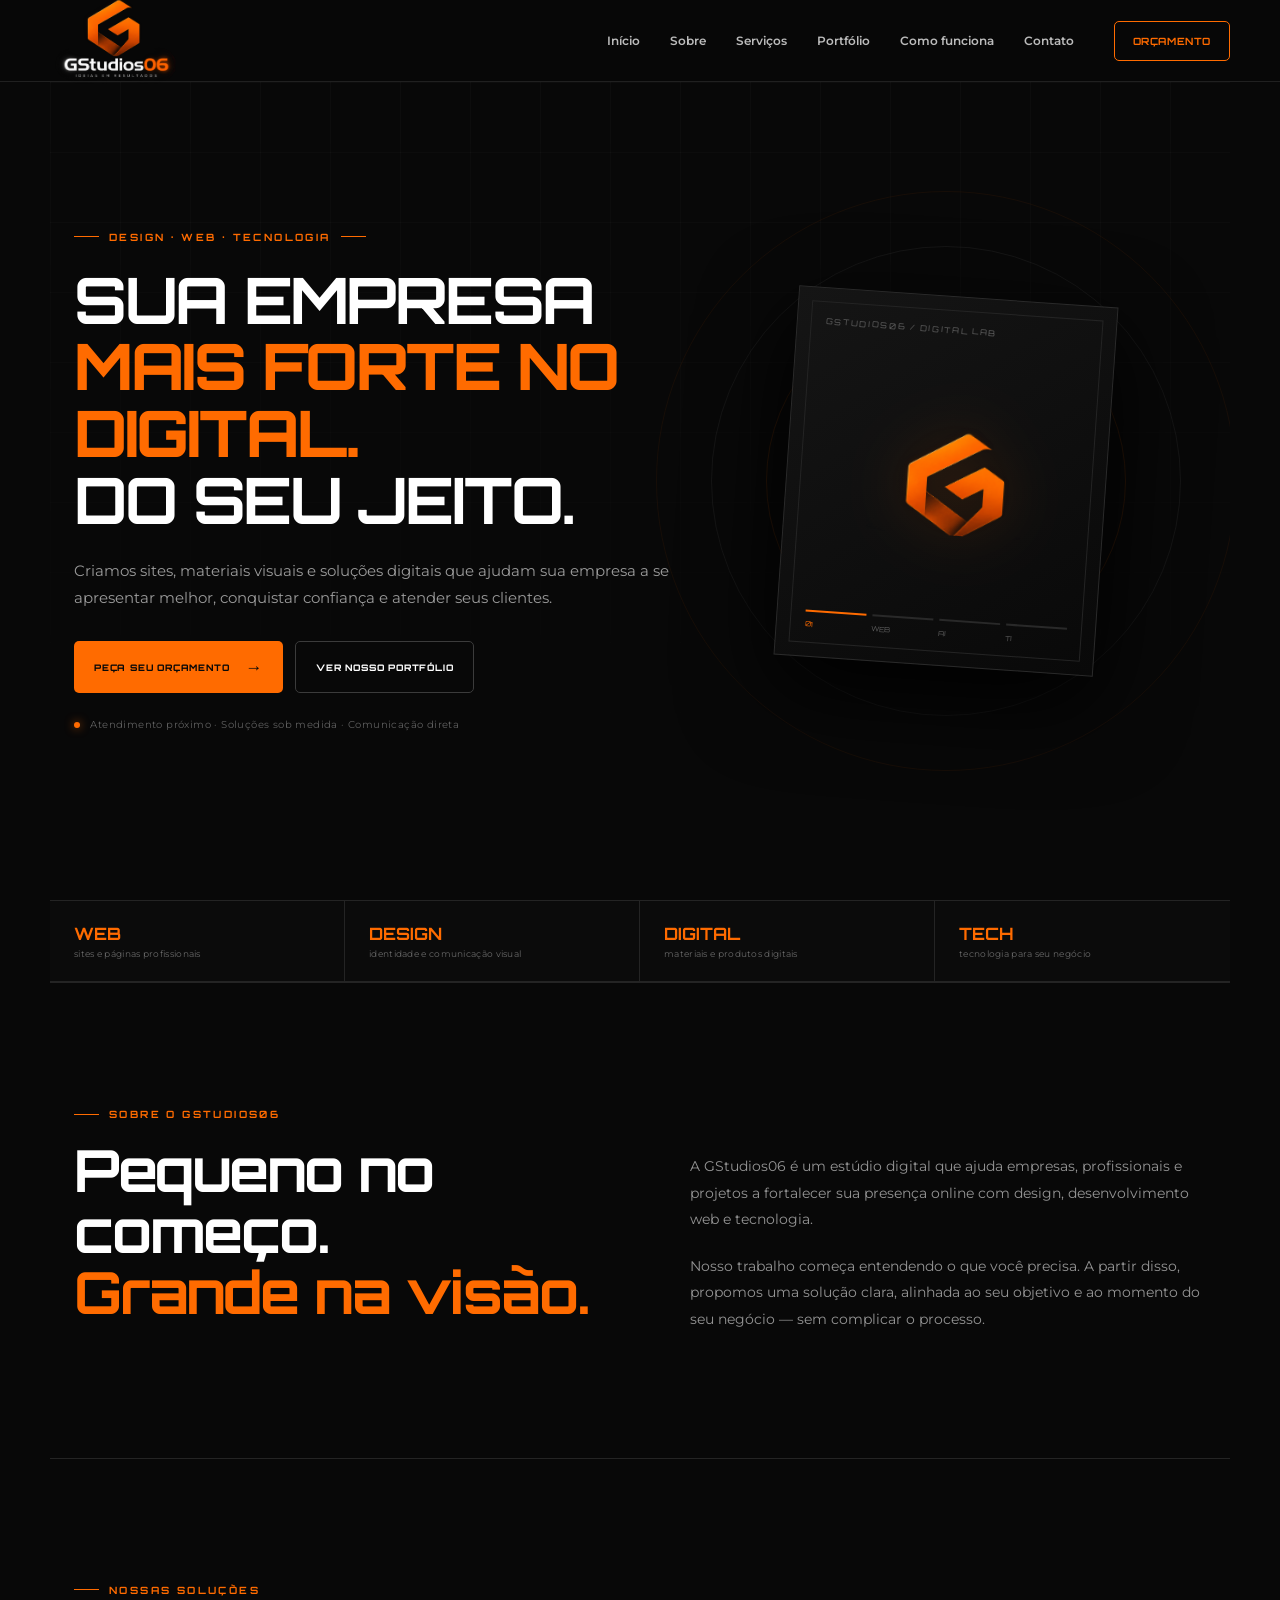
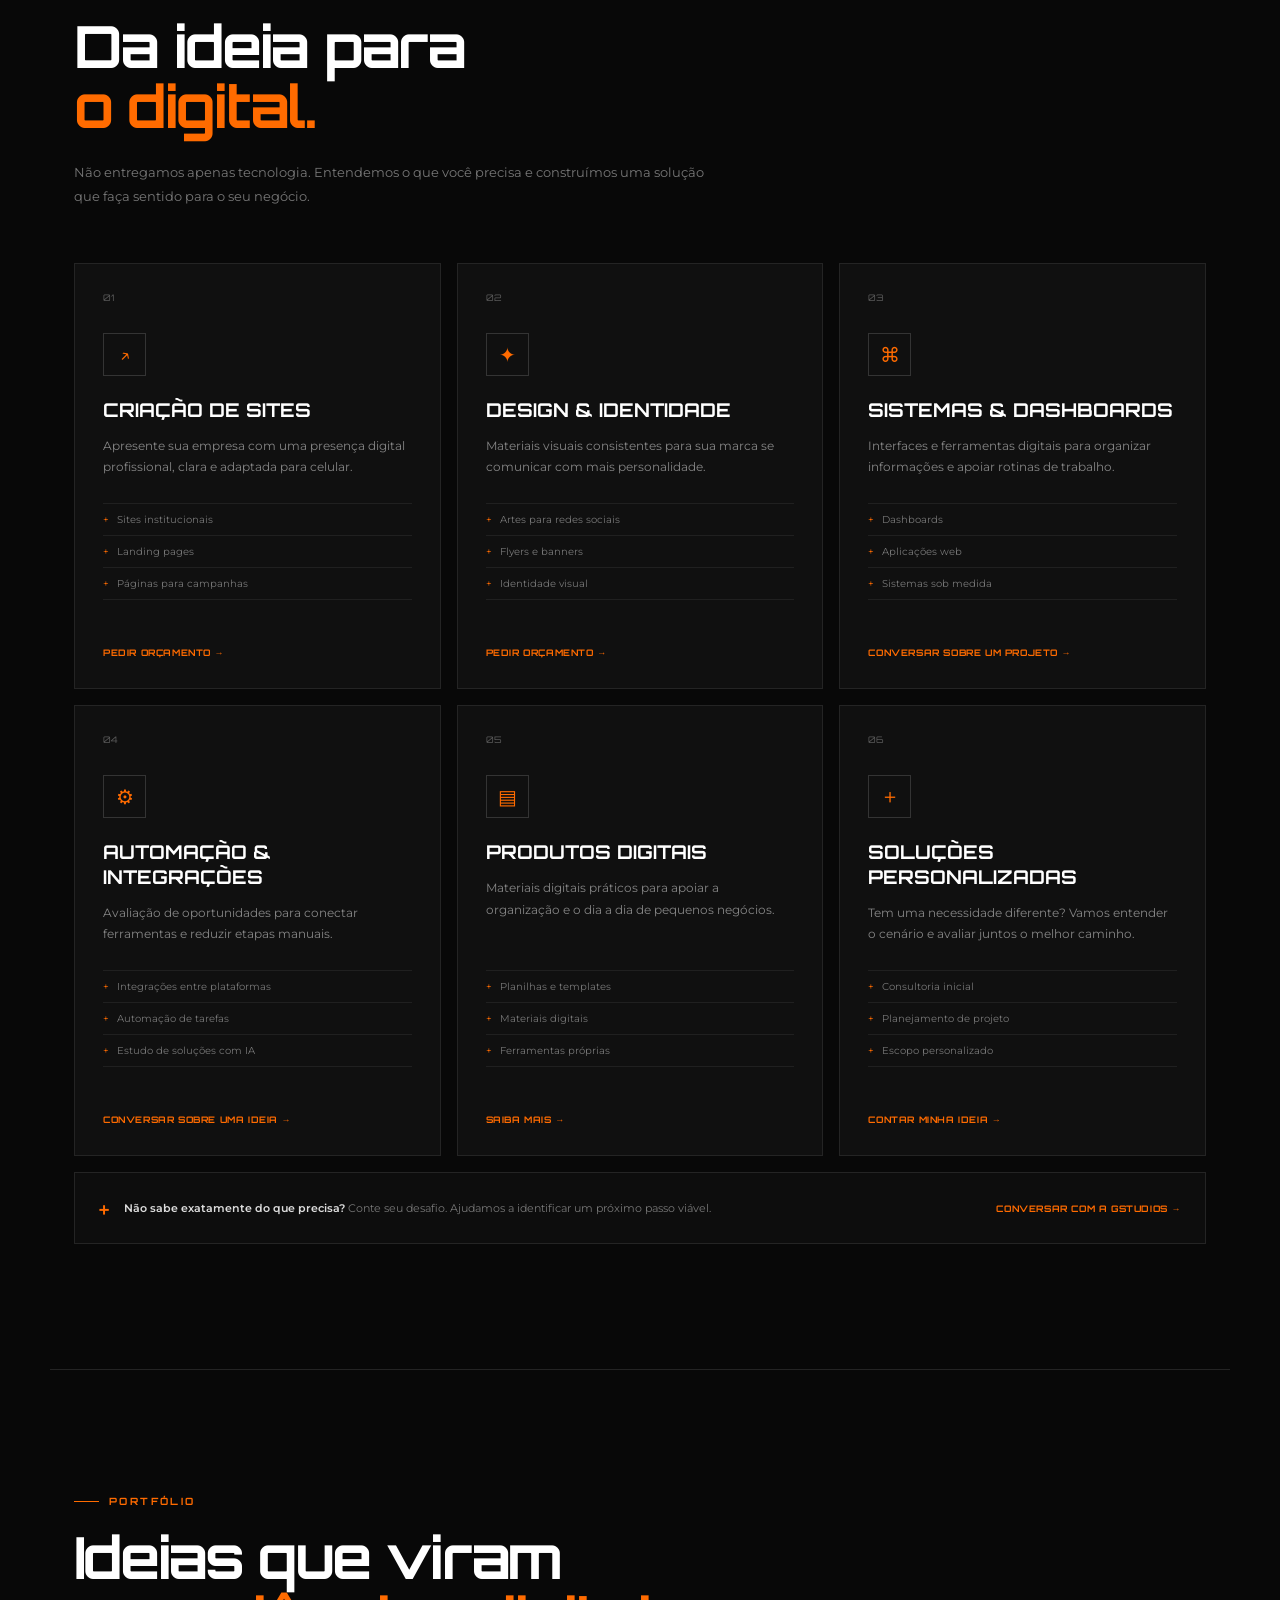
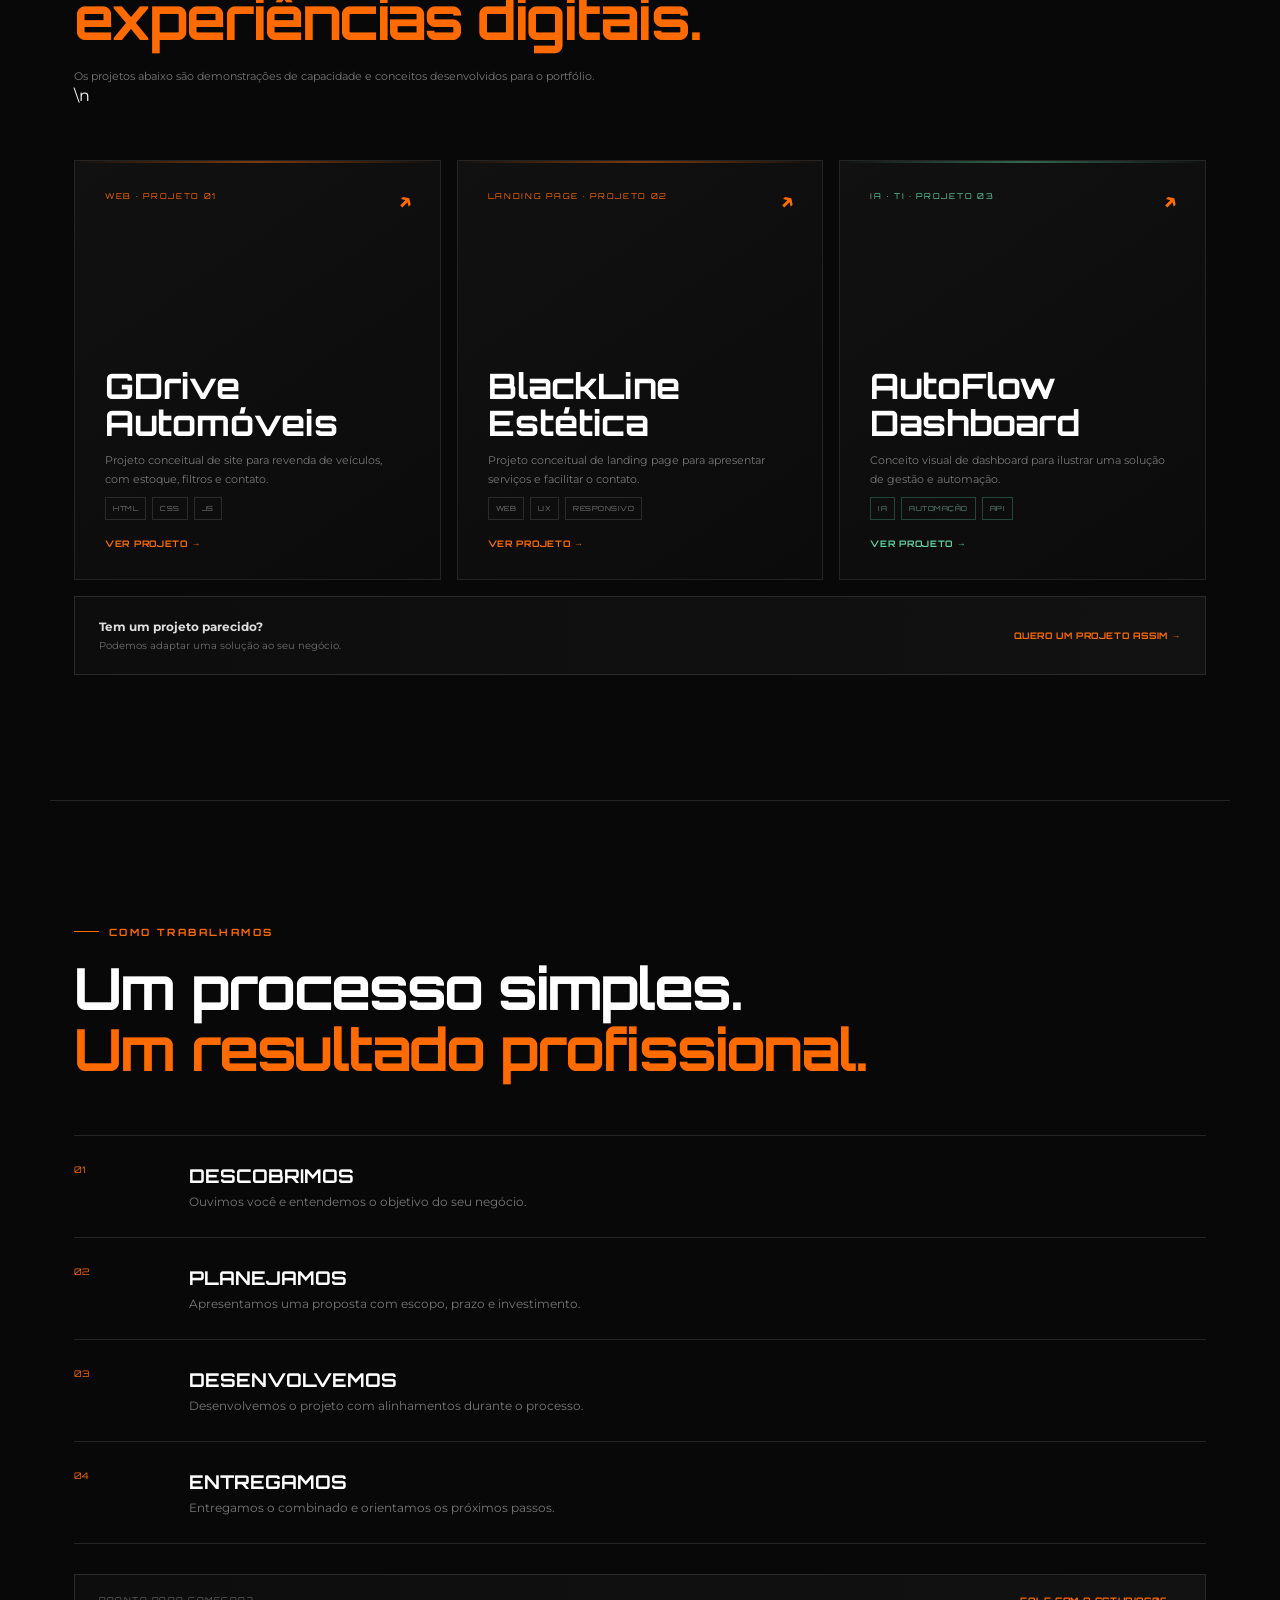
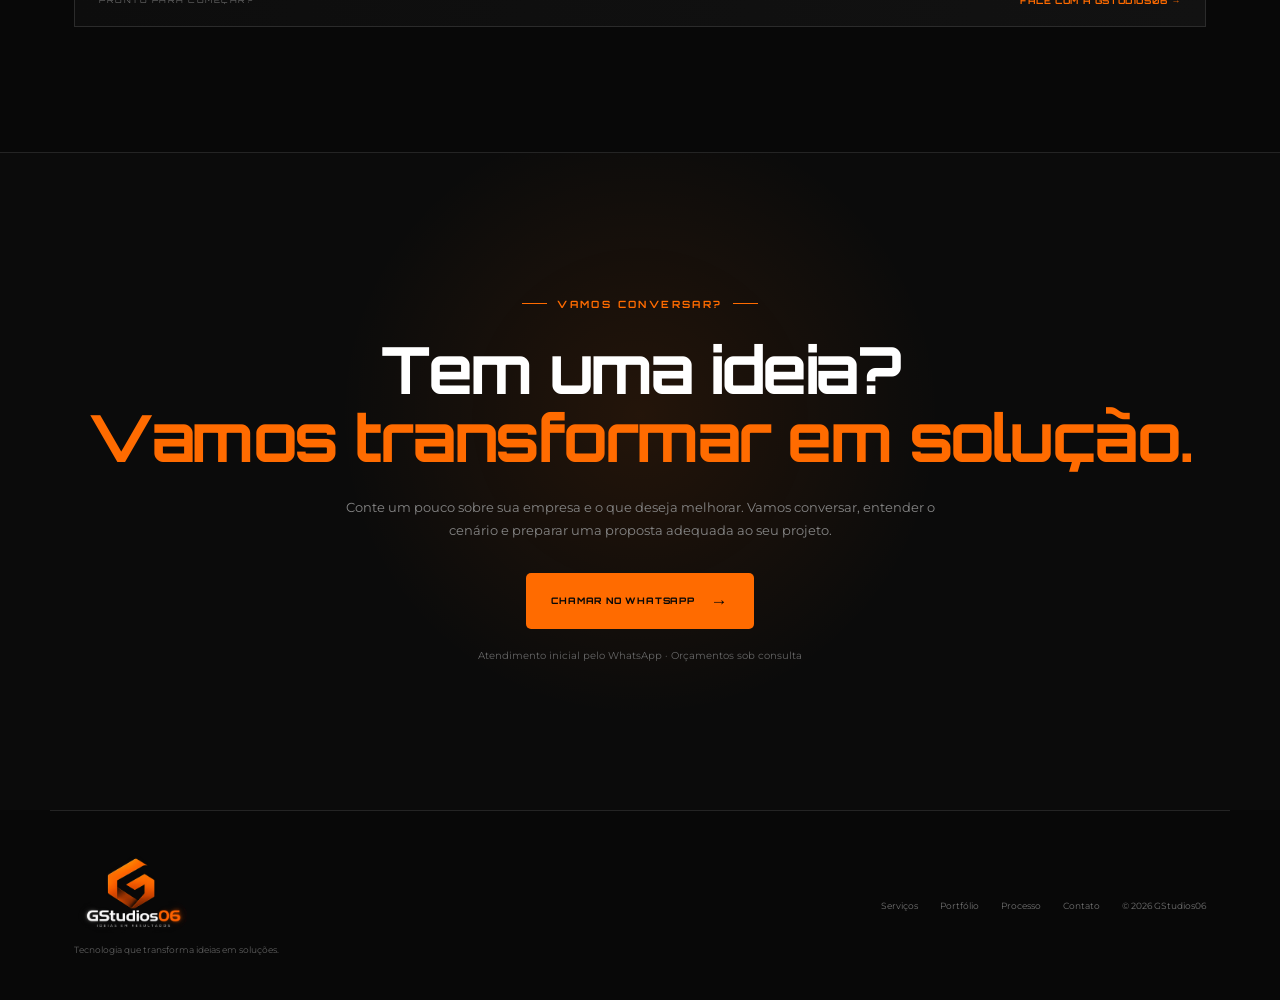
<file: GStudios06-Projeto-V8/index.html>
<!DOCTYPE html>
<html lang="pt-BR">
<head>
<meta charset="UTF-8">
<meta name="viewport" content="width=device-width, initial-scale=1.0">
<meta name="description" content="A GStudios06 cria sites, identidade visual, materiais digitais e soluções tecnológicas para empresas e profissionais. Solicite um orçamento.">
<meta name="theme-color" content="#080808">
<meta property="og:type" content="website">
<meta property="og:title" content="GStudios06 | Soluções digitais para negócios">
<meta property="og:description" content="Sites, design e tecnologia para apresentar melhor sua empresa e aproximar você dos seus clientes.">
<meta property="og:image" content="img/logo-fundo-preto.png">
<link rel="icon" type="image/png" href="img/logo-g.png">
<title>GStudios06 | Sites, Design e Soluções Digitais</title>
<link rel="preconnect" href="https://fonts.googleapis.com">
<link rel="preconnect" href="https://fonts.gstatic.com" crossorigin>
<link href="https://fonts.googleapis.com/css2?family=Montserrat:wght@400;500;600;700;800&family=Orbitron:wght@500;600;700;800&display=swap" rel="stylesheet">
<link rel="stylesheet" href="css/style.css">
</head>
<body>
<a class="skip-link" href="#conteudo">Pular para o conteúdo</a>
<header class="site-header">
<a class="logo-link" href="#inicio"><img src="img/logo-principal.png" alt="GStudios06"></a>
<button class="menu-toggle" type="button" aria-label="Abrir menu" aria-controls="primary-navigation" aria-expanded="false"><span></span><span></span><span></span></button>
<nav class="nav" id="primary-navigation"><a href="#inicio">Início</a><a href="#sobre">Sobre</a><a href="#servicos">Serviços</a><a href="#projetos">Portfólio</a><a href="#processo">Como funciona</a><a href="#contato">Contato</a></nav>
<a class="header-btn" href="#contato">ORÇAMENTO</a>
</header>

<main id="conteudo">
<section id="inicio" class="hero">
<div class="hero-grid"></div>
<div class="hero-content">
<div class="hero-kicker"><span></span> DESIGN · WEB · TECNOLOGIA <span></span></div>
<h1>SUA EMPRESA<br><strong>MAIS FORTE NO DIGITAL.</strong><br>DO SEU JEITO.</h1>
<p>Criamos sites, materiais visuais e soluções digitais que ajudam sua empresa a se apresentar melhor, conquistar confiança e atender seus clientes.</p>
<div class="hero-actions">
<a class="btn primary" href="#contato">PEÇA SEU ORÇAMENTO <b>→</b></a>
<a class="btn secondary" href="#projetos">VER NOSSO PORTFÓLIO</a>
</div>
<div class="hero-proof"><i></i> Atendimento próximo · Soluções sob medida · Comunicação direta</div>
</div>
<div class="hero-art" aria-hidden="true">
<div class="ring ring-a"></div><div class="ring ring-b"></div><div class="ring ring-c"></div>
<div class="art-card">
<span class="art-top">GSTUDIOS06 / DIGITAL LAB</span>
<img src="img/logo-g.png" alt="">
<div class="art-code"><span>01</span><span>WEB</span><span>AI</span><span>TI</span></div>
</div>
</div>
</section>

<section class="proof-strip" aria-label="Áreas de atuação da GStudios06">
  <div><strong>WEB</strong><span>sites e páginas profissionais</span></div>
  <div><strong>DESIGN</strong><span>identidade e comunicação visual</span></div>
  <div><strong>DIGITAL</strong><span>materiais e produtos digitais</span></div>
  <div><strong>TECH</strong><span>tecnologia para seu negócio</span></div>
</section>

<section id="sobre" class="section about">
<div class="section-title"><small><i></i> SOBRE O GSTUDIOS06</small><h2>Pequeno no começo.<br><em>Grande na visão.</em></h2></div>
<div class="about-text"><p>A GStudios06 é um estúdio digital que ajuda empresas, profissionais e projetos a fortalecer sua presença online com design, desenvolvimento web e tecnologia.</p><p>Nosso trabalho começa entendendo o que você precisa. A partir disso, propomos uma solução clara, alinhada ao seu objetivo e ao momento do seu negócio — sem complicar o processo.</p></div>
</section>

<section id="servicos" class="section services">
<div class="section-title"><small><i></i> NOSSAS SOLUÇÕES</small><h2>Da ideia para<br><em>o digital.</em></h2></div>
<div class="service-intro"><p>Não entregamos apenas tecnologia. Entendemos o que você precisa e construímos uma solução que faça sentido para o seu negócio.</p></div>
<div class="cards service-cards">
<article class="card">
<span class="num">01</span><span class="icon">↗</span>
<h3>CRIAÇÃO DE SITES</h3>
<p>Apresente sua empresa com uma presença digital profissional, clara e adaptada para celular.</p>
<ul><li>Sites institucionais</li><li>Landing pages</li><li>Páginas para campanhas</li></ul>
<a href="https://wa.me/5547991586945?text=Ol%C3%A1%21%20Quero%20um%20or%C3%A7amento%20para%20cria%C3%A7%C3%A3o%20de%20site." target="_blank" rel="noopener">PEDIR ORÇAMENTO →</a>
</article>
<article class="card">
<span class="num">02</span><span class="icon">✦</span>
<h3>DESIGN & IDENTIDADE</h3>
<p>Materiais visuais consistentes para sua marca se comunicar com mais personalidade.</p>
<ul><li>Artes para redes sociais</li><li>Flyers e banners</li><li>Identidade visual</li></ul>
<a href="https://wa.me/5547991586945?text=Ol%C3%A1%21%20Quero%20um%20or%C3%A7amento%20para%20design%20e%20identidade%20visual." target="_blank" rel="noopener">PEDIR ORÇAMENTO →</a>
</article>
<article class="card">
<span class="num">03</span><span class="icon">⌘</span>
<h3>SISTEMAS & DASHBOARDS</h3>
<p>Interfaces e ferramentas digitais para organizar informações e apoiar rotinas de trabalho.</p>
<ul><li>Dashboards</li><li>Aplicações web</li><li>Sistemas sob medida</li></ul>
<a href="https://wa.me/5547991586945?text=Ol%C3%A1%21%20Quero%20conversar%20sobre%20um%20sistema%20ou%20dashboard." target="_blank" rel="noopener">CONVERSAR SOBRE UM PROJETO →</a>
</article>
<article class="card">
<span class="num">04</span><span class="icon">⚙</span>
<h3>AUTOMAÇÃO & INTEGRAÇÕES</h3>
<p>Avaliação de oportunidades para conectar ferramentas e reduzir etapas manuais.</p>
<ul><li>Integrações entre plataformas</li><li>Automação de tarefas</li><li>Estudo de soluções com IA</li></ul>
<a href="https://wa.me/5547991586945?text=Ol%C3%A1%21%20Quero%20avaliar%20uma%20ideia%20de%20automa%C3%A7%C3%A3o." target="_blank" rel="noopener">CONVERSAR SOBRE UMA IDEIA →</a>
</article>
<article class="card">
<span class="num">05</span><span class="icon">▤</span>
<h3>PRODUTOS DIGITAIS</h3>
<p>Materiais digitais práticos para apoiar a organização e o dia a dia de pequenos negócios.</p>
<ul><li>Planilhas e templates</li><li>Materiais digitais</li><li>Ferramentas próprias</li></ul>
<a href="https://wa.me/5547991586945?text=Ol%C3%A1%21%20Quero%20saber%20mais%20sobre%20produtos%20digitais." target="_blank" rel="noopener">SAIBA MAIS →</a>
</article>
<article class="card">
<span class="num">06</span><span class="icon">＋</span>
<h3>SOLUÇÕES PERSONALIZADAS</h3>
<p>Tem uma necessidade diferente? Vamos entender o cenário e avaliar juntos o melhor caminho.</p>
<ul><li>Consultoria inicial</li><li>Planejamento de projeto</li><li>Escopo personalizado</li></ul>
<a href="https://wa.me/5547991586945?text=Ol%C3%A1%21%20Tenho%20uma%20ideia%20e%20gostaria%20de%20avaliar%20um%20projeto." target="_blank" rel="noopener">CONTAR MINHA IDEIA →</a>
</article>
</div>
<div class="service-note"><span>+</span><p><strong>Não sabe exatamente do que precisa?</strong> Conte seu desafio. Ajudamos a identificar um próximo passo viável.</p><a href="#contato">CONVERSAR COM A GSTUDIOS →</a></div>
</section>

<section id="projetos" class="section projects">
<div class="section-title"><small><i></i> PORTFÓLIO</small><h2>Ideias que viram<br><em>experiências digitais.</em></h2></div>
<p class="portfolio-disclaimer">Os projetos abaixo são demonstrações de capacidade e conceitos desenvolvidos para o portfólio.</p>\n<div class="project-grid project-grid-3">
<article class="project gdrive-project"><span>WEB · PROJETO 01</span><h3>GDrive<br>Automóveis</h3><p>Projeto conceitual de site para revenda de veículos, com estoque, filtros e contato.</p><div class="project-tags"><i>HTML</i><i>CSS</i><i>JS</i></div><a class="project-link" href="projetos/gdrive-automoveis/index.html">VER PROJETO →</a><b>↗</b></article>
<article class="project blackline-project"><span>LANDING PAGE · PROJETO 02</span><h3>BlackLine<br>Estética</h3><p>Projeto conceitual de landing page para apresentar serviços e facilitar o contato.</p><div class="project-tags"><i>WEB</i><i>UX</i><i>RESPONSIVO</i></div><a class="project-link" href="projetos/blackline/index.html">VER PROJETO →</a><b>↗</b></article>
<article class="project autoflow-project"><span>IA · TI · PROJETO 03</span><h3>AutoFlow<br>Dashboard</h3><p>Conceito visual de dashboard para ilustrar uma solução de gestão e automação.</p><div class="project-tags"><i>IA</i><i>AUTOMAÇÃO</i><i>API</i></div><a class="project-link" href="projetos/autoflow/index.html">VER PROJETO →</a><b>↗</b></article>
</div>
<div class="portfolio-cta">
  <div><strong>Tem um projeto parecido?</strong><span>Podemos adaptar uma solução ao seu negócio.</span></div>
  <a href="#contato">QUERO UM PROJETO ASSIM →</a>
</div>

</section>

<section id="processo" class="section process">
<div class="section-title"><small><i></i> COMO TRABALHAMOS</small><h2>Um processo simples.<br><em>Um resultado profissional.</em></h2></div>
<div class="process-list">
<div><span>01</span><section><h3>DESCOBRIMOS</h3><p>Ouvimos você e entendemos o objetivo do seu negócio.</p></section></div>
<div><span>02</span><section><h3>PLANEJAMOS</h3><p>Apresentamos uma proposta com escopo, prazo e investimento.</p></section></div>
<div><span>03</span><section><h3>DESENVOLVEMOS</h3><p>Desenvolvemos o projeto com alinhamentos durante o processo.</p></section></div>
<div><span>04</span><section><h3>ENTREGAMOS</h3><p>Entregamos o combinado e orientamos os próximos passos.</p></section></div>
</div>
<div class="process-cta"><span>PRONTO PARA COMEÇAR?</span><a href="#contato">FALE COM A GSTUDIOS06 →</a></div>
</section>

<section id="contato" class="contact">
<div class="contact-inner"><small><i></i> VAMOS CONVERSAR? <i></i></small><h2>Tem uma ideia?<br><em>Vamos transformar em solução.</em></h2><p>Conte um pouco sobre sua empresa e o que deseja melhorar. Vamos conversar, entender o cenário e preparar uma proposta adequada ao seu projeto.</p><a class="btn primary big" href="https://wa.me/5547991586945?text=Ol%C3%A1%2C%20vim%20pelo%20site%20da%20GStudios06%20e%20gostaria%20de%20solicitar%20um%20or%C3%A7amento." target="_blank" rel="noopener">CHAMAR NO WHATSAPP <b>→</b></a><p class="contact-note">Atendimento inicial pelo WhatsApp · Orçamentos sob consulta</p></div>
</section>
</main>

<footer><div><img src="img/logo-principal.png" alt="GStudios06"><p>Tecnologia que transforma ideias em soluções.</p></div><div class="footer-links"><a href="#servicos">Serviços</a><a href="#projetos">Portfólio</a><a href="#processo">Processo</a><a href="#contato">Contato</a><small>© <span id="current-year">2026</span> GStudios06</small></div></footer>
<script src="js/script.js"></script>
</body>
</html>
</file>
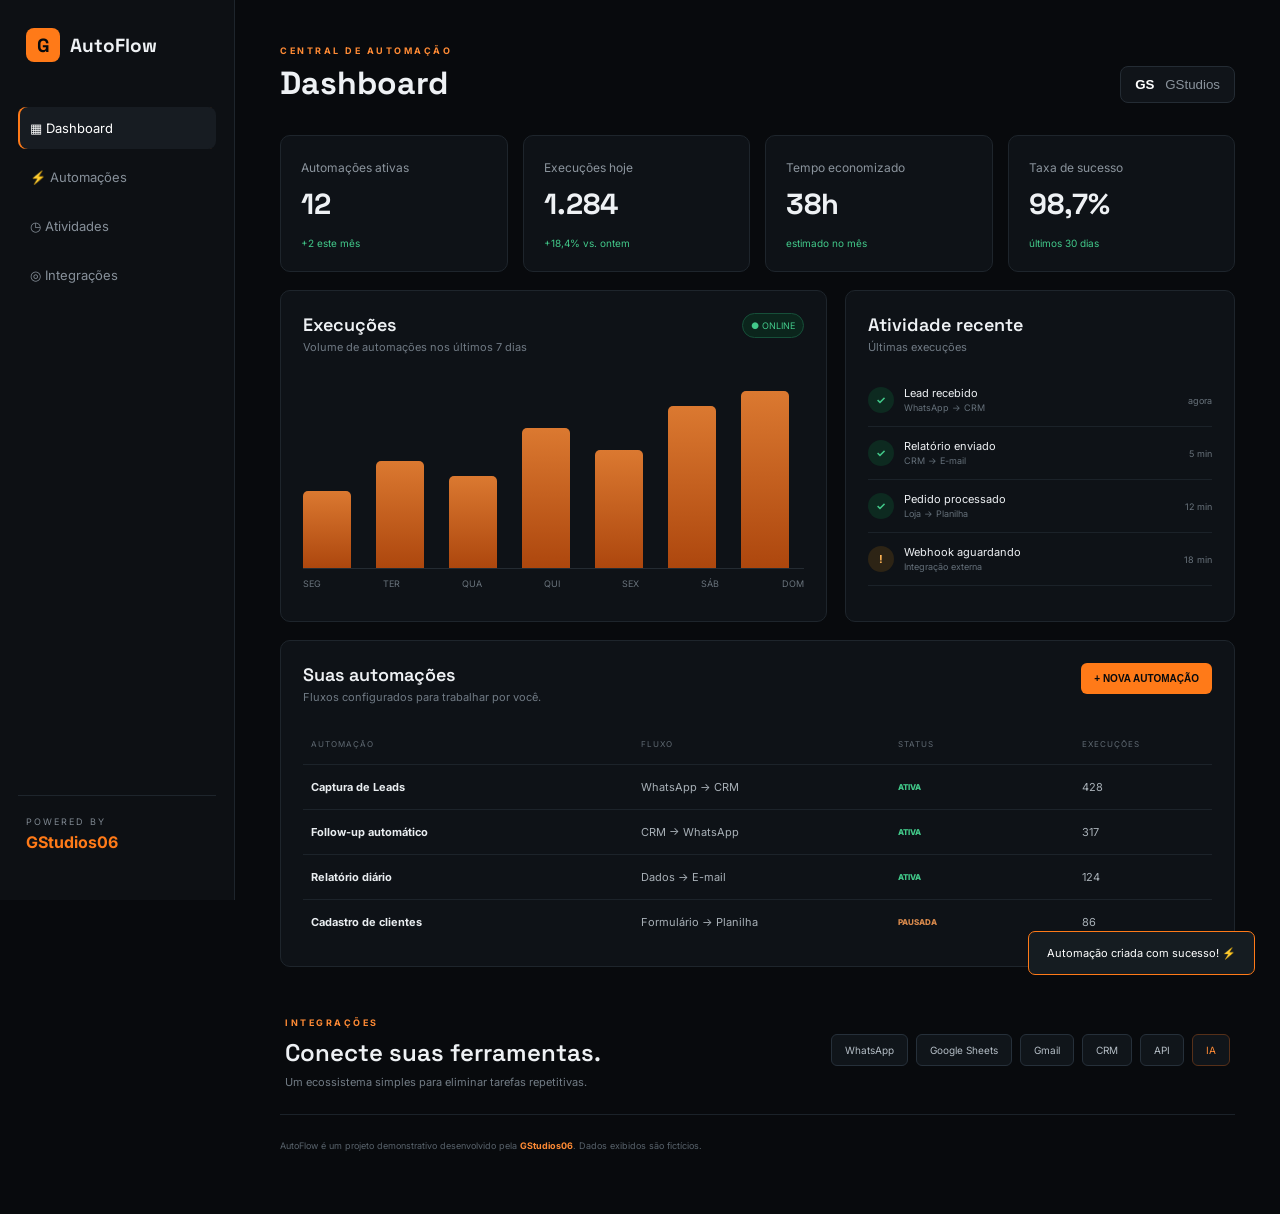
<file: GStudios06-Projeto-V8/projetos/autoflow/index.html>
<!DOCTYPE html>
<html lang="pt-BR">
<head>
<meta charset="UTF-8"><meta name="viewport" content="width=device-width, initial-scale=1.0">
<title>AutoFlow | Automação Inteligente</title>
<link rel="preconnect" href="https://fonts.googleapis.com"><link rel="preconnect" href="https://fonts.gstatic.com" crossorigin>
<link href="https://fonts.googleapis.com/css2?family=Inter:wght@400;500;600;700&family=Space+Grotesk:wght@500;600;700&display=swap" rel="stylesheet">
<link rel="stylesheet" href="css/style.css">
</head>
<body>
<aside class="sidebar">
  <div class="logo"><b>G</b><span>AutoFlow</span></div>
  <nav>
    <a class="active" href="#dashboard">▦ <span>Dashboard</span></a>
    <a href="#automacoes">⚡ <span>Automações</span></a>
    <a href="#atividades">◷ <span>Atividades</span></a>
    <a href="#integracoes">◎ <span>Integrações</span></a>
  </nav>
  <div class="side-bottom"><small>POWERED BY</small><strong>GStudios06</strong></div>
</aside>

<main>
<header class="topbar"><div><span class="eyebrow">CENTRAL DE AUTOMAÇÃO</span><h1>Dashboard</h1></div><button class="profile">GS <span>GStudios</span></button></header>

<section id="dashboard" class="stats">
  <article><span>Automações ativas</span><strong>12</strong><em>+2 este mês</em></article>
  <article><span>Execuções hoje</span><strong id="exec">1.284</strong><em>+18,4% vs. ontem</em></article>
  <article><span>Tempo economizado</span><strong>38h</strong><em>estimado no mês</em></article>
  <article><span>Taxa de sucesso</span><strong>98,7%</strong><em>últimos 30 dias</em></article>
</section>

<section class="grid-main">
  <article class="panel chart-panel">
    <div class="panel-head"><div><h2>Execuções</h2><p>Volume de automações nos últimos 7 dias</p></div><span class="badge">● ONLINE</span></div>
    <div class="chart">
      <div class="bars"><i style="height:42%"></i><i style="height:58%"></i><i style="height:50%"></i><i style="height:76%"></i><i style="height:64%"></i><i style="height:88%"></i><i style="height:96%"></i></div>
      <div class="days"><span>SEG</span><span>TER</span><span>QUA</span><span>QUI</span><span>SEX</span><span>SÁB</span><span>DOM</span></div>
    </div>
  </article>
  <article class="panel">
    <div class="panel-head"><div><h2>Atividade recente</h2><p>Últimas execuções</p></div></div>
    <div class="activity">
      <div><b>✓</b><span>Lead recebido<br><small>WhatsApp → CRM</small></span><time>agora</time></div>
      <div><b>✓</b><span>Relatório enviado<br><small>CRM → E-mail</small></span><time>5 min</time></div>
      <div><b>✓</b><span>Pedido processado<br><small>Loja → Planilha</small></span><time>12 min</time></div>
      <div><b>!</b><span>Webhook aguardando<br><small>Integração externa</small></span><time>18 min</time></div>
    </div>
  </article>
</section>

<section id="automacoes" class="panel automations">
  <div class="panel-head"><div><h2>Suas automações</h2><p>Fluxos configurados para trabalhar por você.</p></div><button class="add" id="newAutomation">+ NOVA AUTOMAÇÃO</button></div>
  <div class="table">
    <div class="tr th"><span>Automação</span><span>Fluxo</span><span>Status</span><span>Execuções</span></div>
    <div class="tr"><strong>Captura de Leads</strong><span>WhatsApp → CRM</span><span class="on">ATIVA</span><span>428</span></div>
    <div class="tr"><strong>Follow-up automático</strong><span>CRM → WhatsApp</span><span class="on">ATIVA</span><span>317</span></div>
    <div class="tr"><strong>Relatório diário</strong><span>Dados → E-mail</span><span class="on">ATIVA</span><span>124</span></div>
    <div class="tr"><strong>Cadastro de clientes</strong><span>Formulário → Planilha</span><span class="off">PAUSADA</span><span>86</span></div>
  </div>
</section>

<section id="integracoes" class="integrations">
  <div><span class="eyebrow">INTEGRAÇÕES</span><h2>Conecte suas ferramentas.</h2><p>Um ecossistema simples para eliminar tarefas repetitivas.</p></div>
  <div class="chips"><span>WhatsApp</span><span>Google Sheets</span><span>Gmail</span><span>CRM</span><span>API</span><span>IA</span></div>
</section>

<footer>AutoFlow é um projeto demonstrativo desenvolvido pela <b>GStudios06</b>. Dados exibidos são fictícios.</footer>
</main>
<div class="toast" id="toast">Automação criada com sucesso! ⚡</div>
<script src="js/script.js"></script>
</body></html>
</file>
<file: GStudios06-Projeto-V8/css/style.css>
*{margin:0;padding:0;box-sizing:border-box}
:root{--orange:#ff6b00;--orange2:#ff8a2b;--black:#080808;--surface:#101010;--white:#fff;--muted:#949494;--line:#242424;--max:1180px}
html{scroll-behavior:smooth}body{background:var(--black);color:var(--white);font-family:Montserrat,sans-serif;overflow-x:hidden}a{text-decoration:none;color:inherit}
.site-header{height:82px;position:sticky;top:0;z-index:50;background:rgba(8,8,8,.92);backdrop-filter:blur(15px);border-bottom:1px solid #202020;display:flex;align-items:center;padding:0 max(24px,calc((100% - var(--max))/2));gap:40px}
.logo-link{display:block;width:128px}.logo-link img{display:block;width:100%;height:auto}.nav{margin-left:auto;display:flex;gap:30px}.nav a{font-size:12px;font-weight:600;color:#bbb;transition:.2s}.nav a:hover{color:var(--orange)}
.header-btn{font-family:Orbitron,sans-serif;font-size:10px;font-weight:700;color:var(--orange);border:1px solid var(--orange);border-radius:5px;padding:13px 18px;letter-spacing:.6px;transition:.2s}.header-btn:hover{background:var(--orange);color:#080808}
.menu-toggle{display:none;background:none;border:0}.menu-toggle span{display:block;width:24px;height:2px;background:#fff;margin:5px}
.hero{min-height:calc(100vh - 82px);max-width:var(--max);margin:auto;padding:70px 24px 90px;display:grid;grid-template-columns:1.08fr .92fr;align-items:center;position:relative;overflow:hidden}.hero-grid{position:absolute;inset:0;background:linear-gradient(rgba(255,255,255,.025) 1px,transparent 1px),linear-gradient(90deg,rgba(255,255,255,.025) 1px,transparent 1px);background-size:70px 70px;mask-image:linear-gradient(to bottom,#000,transparent 90%);pointer-events:none}
.hero-content{position:relative;z-index:2}.hero-kicker,.section-title small,.contact small{font-family:Orbitron,sans-serif;color:var(--orange);font-size:10px;font-weight:700;letter-spacing:2.4px;display:flex;align-items:center;gap:10px}.hero-kicker span,.section-title small i,.contact small i{width:25px;height:1px;background:var(--orange);display:block}
.hero h1{font-family:Orbitron,sans-serif;font-size:clamp(39px,5vw,66px);line-height:1.04;letter-spacing:-2.5px;margin:24px 0}.hero h1 strong{color:var(--orange);font-weight:800}.hero p{max-width:610px;color:#9a9a9a;font-size:15px;line-height:1.8}.hero-actions{display:flex;gap:12px;flex-wrap:wrap;margin-top:30px}.btn{display:inline-flex;align-items:center;justify-content:center;gap:16px;padding:15px 20px;border-radius:5px;font-family:Orbitron,sans-serif;font-size:9px;font-weight:800;letter-spacing:.8px;transition:.25s}.btn b{font-size:17px}.btn.primary{background:var(--orange);color:#080808}.btn.primary:hover{background:var(--orange2);transform:translateY(-2px);box-shadow:0 15px 35px rgba(255,107,0,.18)}.btn.secondary{border:1px solid #3b3b3b}.btn.secondary:hover{border-color:var(--orange);color:var(--orange)}.hero-proof{margin-top:25px;color:#5f5f5f;font-size:10px;letter-spacing:.4px}.hero-proof i{display:inline-block;width:6px;height:6px;background:var(--orange);border-radius:50%;margin-right:7px;box-shadow:0 0 10px rgba(255,107,0,.7)}
.hero-art{height:510px;position:relative;display:grid;place-items:center}.ring{position:absolute;border:1px solid rgba(255,107,0,.13);border-radius:50%}.ring-a{width:360px;height:360px}.ring-b{width:470px;height:470px;border-color:rgba(255,255,255,.05)}.ring-c{width:580px;height:580px;border-color:rgba(255,107,0,.06)}.art-card{width:320px;height:370px;background:linear-gradient(145deg,#151515,#090909);border:1px solid #2a2a2a;position:relative;display:flex;align-items:center;justify-content:center;box-shadow:0 30px 90px #000;transform:rotate(4deg)}.art-card:before{content:"";position:absolute;inset:13px;border:1px solid #242424}.art-card img{width:155px;filter:drop-shadow(0 0 28px rgba(255,107,0,.17))}.art-top{position:absolute;top:28px;left:28px;font:8px Orbitron,sans-serif;letter-spacing:1.7px;color:#666}.art-code{position:absolute;bottom:27px;left:28px;right:28px;display:flex;gap:6px}.art-code span{flex:1;border-top:2px solid #292929;padding-top:8px;font:7px Orbitron;color:#5f5f5f}.art-code span:first-child{color:var(--orange);border-color:var(--orange)}
.section{max-width:var(--max);margin:auto;padding:125px 24px;border-top:1px solid var(--line)}.section-title h2{font-family:Orbitron,sans-serif;font-size:clamp(36px,4.8vw,58px);line-height:1.05;letter-spacing:-2px;margin-top:20px}.section-title h2 em{font-style:normal;color:var(--orange)}
.about{display:grid;grid-template-columns:1fr 1fr;gap:100px}.about-text{padding-top:45px;max-width:550px;color:#949494;font-size:14px;line-height:1.9}.about-text p+p{margin-top:20px}
.cards{display:grid;grid-template-columns:repeat(3,1fr);gap:16px;margin-top:55px}.card{background:var(--surface);border:1px solid var(--line);min-height:340px;padding:28px;position:relative;transition:.3s}.card:hover{transform:translateY(-5px);border-color:#51311d}.card .num{font:9px Orbitron;color:#5c5c5c}.card .icon{display:grid;place-items:center;width:43px;height:43px;border:1px solid #343434;color:var(--orange);font-size:20px;margin:45px 0 25px}.card h3{font:700 19px Orbitron;line-height:1.3}.card p{color:#858585;font-size:12px;line-height:1.8;margin:12px 0 25px}.card a{font:700 9px Orbitron;color:var(--orange);letter-spacing:.6px}
.project-grid{display:grid;grid-template-columns:1.3fr .7fr;gap:16px;margin-top:55px}.project{min-height:390px;border:1px solid var(--line);padding:30px;position:relative;overflow:hidden;background:var(--surface)}.project span{font:8px Orbitron;color:var(--orange);letter-spacing:1.7px}.project h3{font:700 35px Orbitron;line-height:1.05;margin-top:180px}.project p{color:#777;font-size:11px;margin-top:10px}.project b{position:absolute;right:28px;top:25px;color:var(--orange);font-size:24px}.featured{background:radial-gradient(circle at 78% 25%,rgba(255,107,0,.18),transparent 25%),#0e0e0e}.project-glow{position:absolute;width:300px;height:300px;border:1px solid rgba(255,107,0,.1);border-radius:50%;right:-90px;top:-80px}.empty{background:repeating-linear-gradient(135deg,#0d0d0d,#0d0d0d 10px,#101010 10px,#101010 11px)}
.process-list{margin-top:55px;border-top:1px solid var(--line)}.process-list>div{display:grid;grid-template-columns:80px 1fr;gap:35px;padding:28px 0;border-bottom:1px solid var(--line)}.process-list span{font:9px Orbitron;color:var(--orange)}.process-list h3{font:700 19px Orbitron}.process-list p{font-size:12px;color:#777;margin-top:6px}
.contact{padding:145px 24px;text-align:center;border-top:1px solid var(--line);background:radial-gradient(circle at 50% 40%,rgba(255,107,0,.1),transparent 40%),#0b0b0b}.contact small{justify-content:center}.contact-inner h2{font:700 clamp(39px,5.5vw,65px)/1.05 Orbitron;letter-spacing:-2.5px;margin:25px 0}.contact-inner h2 em{color:var(--orange);font-style:normal}.contact-inner p{max-width:600px;margin:0 auto 30px;color:#858585;font-size:13px;line-height:1.8}.big{padding:17px 25px}
footer{max-width:var(--max);margin:auto;padding:45px 24px;display:flex;justify-content:space-between;align-items:center;gap:30px;border-top:1px solid var(--line)}footer img{width:115px}footer p{font-size:9px;color:#5e5e5e;margin-top:7px}.footer-links{display:flex;align-items:center;gap:22px}.footer-links a,.footer-links small{font-size:9px;color:#707070}.footer-links a:hover{color:var(--orange)}
@media(max-width:850px){.site-header{padding:0 20px}.nav,.header-btn{display:none}.menu-toggle{display:block;margin-left:auto}.nav.open{display:flex;position:absolute;top:82px;left:0;right:0;background:#090909;border-bottom:1px solid var(--line);padding:22px;flex-direction:column;gap:18px}.hero{grid-template-columns:1fr;padding-top:65px}.hero-art{height:370px}.art-card{width:270px;height:310px}.cards,.project-grid{grid-template-columns:1fr}.about{grid-template-columns:1fr;gap:10px}.about-text{padding-top:25px}.section{padding:90px 20px}.contact{padding:110px 20px}footer{padding:35px 20px;align-items:flex-start;flex-direction:column}.footer-links{flex-wrap:wrap}}
@media(max-width:520px){.logo-link{width:110px}.hero h1{font-size:38px;letter-spacing:-1.5px}.hero-actions{flex-direction:column}.btn{width:100%}.hero-art{height:300px}.art-card{width:220px;height:250px}.art-card img{width:120px}.ring-a{width:290px;height:290px}.ring-b{width:350px;height:350px}.ring-c{width:420px;height:420px}.section-title h2{font-size:37px}.contact-inner h2{font-size:39px}.project h3{margin-top:160px;font-size:30px}}
.service-intro{max-width:650px;margin-top:24px;color:#777;font-size:13px;line-height:1.8}
.card ul{list-style:none;margin:18px 0 28px;padding:0;border-top:1px solid #202020}
.card li{font-size:10px;color:#777;padding:9px 0;border-bottom:1px solid #202020}
.card li::before{content:"+";color:var(--orange);margin-right:8px}
.card a{display:inline-block}
.service-note{margin-top:16px;border:1px solid #242424;background:#0d0d0d;padding:20px 24px;display:flex;align-items:center;gap:15px;color:#777;font-size:11px}
.service-note span{font:24px Orbitron;color:var(--orange)}
.service-note strong{color:#ddd;font-weight:600}
.process-cta{margin-top:30px;border:1px solid #2b2b2b;background:linear-gradient(90deg,#0d0d0d,#121212);padding:20px 24px;display:flex;justify-content:space-between;align-items:center;gap:20px}
.process-cta span{font:8px Orbitron;color:#666;letter-spacing:1.5px}
.process-cta a{font:700 9px Orbitron;color:var(--orange);letter-spacing:.6px}
@media(max-width:850px){.service-note{align-items:flex-start}.process-cta{flex-direction:column;align-items:flex-start}}


/* Portfolio project cards V6 */
.project-grid-3{grid-template-columns:repeat(3,1fr);align-items:stretch}
.project-grid-3 .project{min-height:420px;display:flex;flex-direction:column}
.project-grid-3 .project h3{margin-top:auto}
.project-grid-3 .project p{max-width:100%;line-height:1.7}
.project-tags{position:static;display:flex;gap:6px;flex-wrap:wrap;margin-top:8px}
.project-tags i{font:7px Orbitron;color:#777;border:1px solid #2b2b2b;padding:6px 7px;font-style:normal;letter-spacing:.5px}
.project-grid-3 .project-link{position:static;display:inline-block;margin-top:18px;font:700 9px Orbitron;color:var(--orange);letter-spacing:.7px}
.autoflow-project span{color:#5fd0a0}.autoflow-project .project-link{color:#5fd0a0}.autoflow-project .project-tags i{border-color:#23453a;color:#5f8e7b}
@media(max-width:1000px){.project-grid-3{grid-template-columns:1fr 1fr}}
@media(max-width:850px){.project-grid-3{grid-template-columns:1fr}.project-grid-3 .project{min-height:360px}}


/* V7 — commercial polish */
.proof-strip{max-width:var(--max);margin:0 auto;border-top:1px solid var(--line);border-bottom:1px solid var(--line);display:grid;grid-template-columns:repeat(4,1fr);background:#0b0b0b}
.proof-strip div{padding:22px 24px;border-right:1px solid var(--line);display:flex;flex-direction:column;gap:4px}
.proof-strip div:last-child{border-right:0}
.proof-strip strong{font:700 17px Orbitron;color:var(--orange)}
.proof-strip span{font-size:9px;color:#686868;letter-spacing:.3px}
.service-note a{margin-left:auto;white-space:nowrap;font:700 9px Orbitron;color:var(--orange);letter-spacing:.6px}
.portfolio-cta{margin-top:16px;padding:22px 24px;border:1px solid #2b2b2b;background:linear-gradient(90deg,#0d0d0d,#121212);display:flex;align-items:center;justify-content:space-between;gap:20px}
.portfolio-cta div{display:flex;flex-direction:column;gap:5px}
.portfolio-cta strong{font-size:12px;color:#ddd}
.portfolio-cta span{font-size:10px;color:#6f6f6f}
.portfolio-cta a{font:700 9px Orbitron;color:var(--orange);letter-spacing:.6px;white-space:nowrap}
.project-grid-3 .project{background:linear-gradient(145deg,#111,#0b0b0b)}
.project-grid-3 .project:after{content:"";position:absolute;left:0;right:0;top:0;height:2px;background:linear-gradient(90deg,transparent,var(--orange),transparent);opacity:.45}
.autoflow-project:after{background:linear-gradient(90deg,transparent,#5fd0a0,transparent)!important}
@media(max-width:850px){
  .proof-strip{grid-template-columns:1fr 1fr}
  .proof-strip div:nth-child(2){border-right:0}
  .proof-strip div:nth-child(-n+2){border-bottom:1px solid var(--line)}
  .service-note{flex-wrap:wrap}
  .service-note a{margin-left:0}
  .portfolio-cta{flex-direction:column;align-items:flex-start}
}
@media(max-width:520px){
  .proof-strip{grid-template-columns:1fr}
  .proof-strip div{border-right:0!important;border-bottom:1px solid var(--line)!important}
  .proof-strip div:last-child{border-bottom:0!important}
}


/* V8 — posicionamento comercial, mantendo a identidade visual original */
:focus-visible{outline:2px solid var(--orange);outline-offset:4px}
::selection{background:var(--orange);color:#080808}
.skip-link{position:absolute;left:-9999px;top:10px;z-index:100;background:var(--orange);color:#080808;padding:12px 16px;font-weight:700}
.skip-link:focus{left:12px}
.service-cards{grid-template-columns:repeat(3,minmax(0,1fr))}
.service-cards .card{display:flex;flex-direction:column;min-height:390px}
.service-cards .card .icon{margin:30px 0 22px}
.service-cards .card ul{margin-top:auto}
.service-cards .card a{margin-top:18px;line-height:1.6}
.portfolio-disclaimer{margin-top:18px;color:#777;font-size:11px;line-height:1.7}
.contact-note{margin:18px auto 0!important;font-size:10px!important;color:#666!important}
.project-grid-3 .project{isolation:isolate}
.project-grid-3 .project-link{width:max-content}
.btn:focus-visible,.header-btn:focus-visible,.nav a:focus-visible,.project-link:focus-visible{outline-offset:5px}
@media(max-width:1000px){.service-cards{grid-template-columns:repeat(2,minmax(0,1fr))}}
@media(max-width:850px){
  .service-cards{grid-template-columns:1fr}
  .service-cards .card{min-height:unset}
  .service-cards .card ul{margin-top:12px}
  .nav.open{max-height:calc(100vh - 82px);overflow-y:auto}
}
@media(prefers-reduced-motion:reduce){
  html{scroll-behavior:auto}
  *,*::before,*::after{transition-duration:.01ms!important;animation-duration:.01ms!important;animation-iteration-count:1!important}
}
</file>
<file: GStudios06-Projeto-V8/projetos/autoflow/css/style.css>
*{box-sizing:border-box;margin:0}html{scroll-behavior:smooth}body{background:#080a0d;color:#eef1f4;font-family:Inter,Arial,sans-serif;display:flex;min-height:100vh}.sidebar{width:235px;position:fixed;inset:0 auto 0 0;background:#0d1014;border-right:1px solid #1e252c;padding:28px 18px;display:flex;flex-direction:column}.logo{display:flex;align-items:center;gap:10px;font-family:"Space Grotesk";font-size:19px;font-weight:700;margin:0 8px 45px}.logo b{display:grid;place-items:center;width:34px;height:34px;border-radius:8px;background:#ff7a18;color:#080a0d}.sidebar nav{display:grid;gap:7px}.sidebar nav a{color:#87909a;text-decoration:none;padding:13px 12px;border-radius:8px;font-size:13px}.sidebar nav a.active,.sidebar nav a:hover{background:#171c22;color:#fff}.sidebar nav a.active{box-shadow:inset 2px 0 #ff7a18}.side-bottom{margin-top:auto;border-top:1px solid #1e252c;padding:20px 8px;color:#7e8790}.side-bottom small{display:block;font-size:9px;letter-spacing:2px}.side-bottom strong{display:block;color:#ff7a18;margin-top:5px}main{margin-left:235px;width:calc(100% - 235px);padding:38px 45px;max-width:1500px}.topbar{display:flex;align-items:flex-end;justify-content:space-between;margin-bottom:32px}.eyebrow{font-size:9px;letter-spacing:2.5px;color:#ff8b35;font-weight:700}.topbar h1{font:700 32px "Space Grotesk";margin-top:5px}.profile{border:1px solid #242c34;background:#101419;color:#fff;border-radius:8px;padding:10px 14px;font-weight:700}.profile span{color:#8a939c;font-weight:400;margin-left:7px}.stats{display:grid;grid-template-columns:repeat(4,1fr);gap:15px;margin-bottom:18px}.stats article,.panel{background:#0e1217;border:1px solid #1e252c;border-radius:10px}.stats article{padding:20px}.stats span{font-size:12px;color:#8b949d}.stats strong{display:block;font:700 29px "Space Grotesk";margin:9px 0}.stats em{font-size:10px;color:#42c98a;font-style:normal}.grid-main{display:grid;grid-template-columns:1.4fr 1fr;gap:18px;margin-bottom:18px}.panel{padding:22px}.panel-head{display:flex;align-items:flex-start;justify-content:space-between;gap:15px}.panel h2{font:600 18px "Space Grotesk"}.panel-head p{font-size:11px;color:#707a84;margin-top:4px}.badge{font-size:9px;color:#42c98a;background:#0b251c;border:1px solid #164f39;padding:6px 8px;border-radius:20px}.chart{height:245px;padding-top:30px}.bars{height:185px;display:flex;align-items:flex-end;gap:5%;border-bottom:1px solid #242b32}.bars i{display:block;flex:1;max-width:48px;background:linear-gradient(#ff8b35,#c9500c);border-radius:5px 5px 0 0;opacity:.85}.days{display:flex;justify-content:space-between;color:#69737c;font-size:9px;padding-top:9px}.activity{margin-top:20px}.activity>div{display:flex;align-items:center;gap:10px;padding:12px 0;border-bottom:1px solid #1b2229;font-size:11px}.activity b{width:26px;height:26px;border-radius:50%;display:grid;place-items:center;background:#0d2a20;color:#42c98a}.activity>div:last-child b{background:#2d2415;color:#ffb454}.activity span{flex:1}.activity small{color:#65707a;font-size:9px}.activity time{color:#69737c;font-size:9px}.automations{margin-bottom:18px}.add{background:#ff7a18;color:#080a0d;border:0;padding:10px 13px;border-radius:6px;font-size:10px;font-weight:800;cursor:pointer}.table{margin-top:20px}.tr{display:grid;grid-template-columns:1.3fr 1fr .7fr .5fr;gap:12px;align-items:center;padding:15px 8px;border-top:1px solid #1c232a;font-size:11px;color:#a8b0b7}.tr strong{color:#e9edf0}.th{color:#606a73;text-transform:uppercase;letter-spacing:1px;font-size:8px;border-top:0}.on,.off{font-size:8px;font-weight:800}.on{color:#42c98a}.off{color:#d8894c}.integrations{display:flex;align-items:center;justify-content:space-between;gap:30px;padding:25px 5px}.integrations h2{font:600 24px "Space Grotesk";margin:7px 0}.integrations p{color:#727c85;font-size:11px}.chips{display:flex;flex-wrap:wrap;justify-content:flex-end;gap:8px}.chips span{border:1px solid #26303a;background:#10151a;padding:9px 13px;border-radius:6px;font-size:10px;color:#b4bdc5}.chips span:last-child{color:#ff8b35;border-color:#563019}footer{border-top:1px solid #1b2229;padding:25px 0;color:#59636c;font-size:9px}footer b{color:#ff8b35}.toast{position:fixed;right:25px;bottom:25px;background:#151c21;border:1px solid #ff7a18;color:#fff;padding:14px 18px;border-radius:7px;font-size:11px;transform:translateY(100px);transition:.3s}.toast.show{transform:translateY(0)}@media(max-width:900px){.sidebar{width:70px;padding:20px 10px}.logo span,.sidebar nav span,.side-bottom{display:none}.logo{margin:0 auto 35px}.sidebar nav a{text-align:center}.sidebar nav a.active{box-shadow:none}.sidebar nav a:first-letter{font-size:18px}main{margin-left:70px;width:calc(100% - 70px);padding:28px 22px}.stats{grid-template-columns:1fr 1fr}.grid-main{grid-template-columns:1fr}.integrations{align-items:flex-start;flex-direction:column}.chips{justify-content:flex-start}}@media(max-width:600px){main{padding:22px 14px}.stats{grid-template-columns:1fr}.tr{grid-template-columns:1.3fr 1fr .7fr}.tr span:last-child{display:none}.topbar h1{font-size:27px}.profile span{display:none}.chart{height:210px}.bars{height:160px}}
</file>
